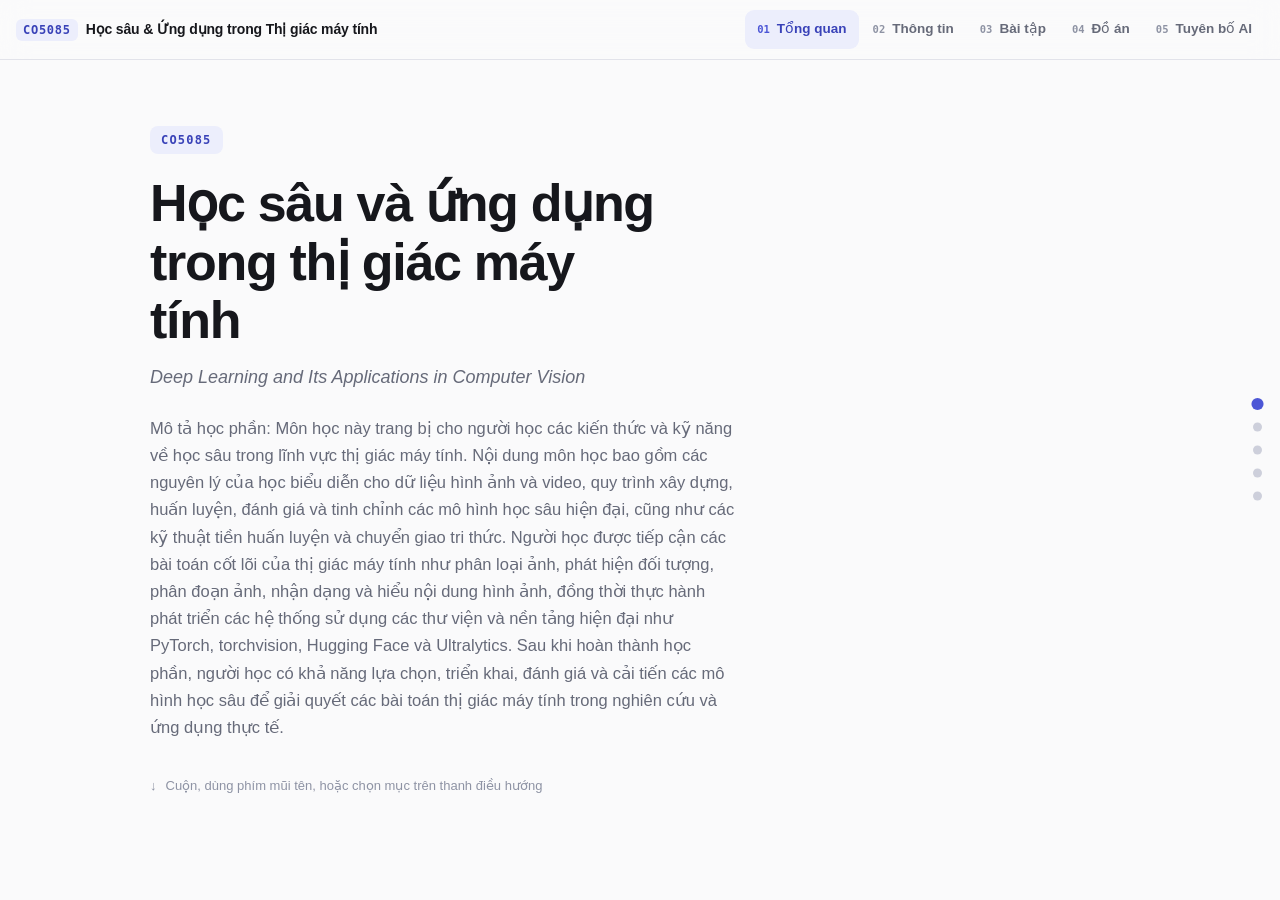
<file: index.html>
<!DOCTYPE html>
<html lang="vi">
<head>
<meta charset="utf-8">
<meta name="viewport" content="width=device-width, initial-scale=1">
<title>CO5085 — Học sâu & Thị giác máy tính</title>
<meta name="description" content="CO5085 — Học sâu và ứng dụng trong thị giác máy tính. Tổng quan môn học, thông tin, bài tập, đồ án và tuyên bố sử dụng AI.">
<link rel="icon" href="data:image/svg+xml,<svg xmlns='http://www.w3.org/2000/svg' viewBox='0 0 100 100'><text y='.9em' font-size='90'>🧠</text></svg>">
<link rel="stylesheet" href="assets/site.css">
</head>
<body>

<!-- ===== Điều hướng nhanh ===== -->
<header class="topbar">
  <a class="brand" href="#tong-quan">
    <span class="code">CO5085</span>
    <span class="brand-text">Học sâu &amp; Ứng dụng trong Thị giác máy tính</span>
  </a>
  <nav class="quicknav" aria-label="Điều hướng nhanh">
    <a href="#tong-quan"><span class="num">01</span><span class="label">Tổng quan</span></a>
    <a href="#thong-tin"><span class="num">02</span><span class="label">Thông tin</span></a>
    <a href="#bai-tap"><span class="num">03</span><span class="label">Bài tập</span></a>
    <a href="#do-an"><span class="num">04</span><span class="label">Đồ án</span></a>
    <a href="#tuyen-bo-ai"><span class="num">05</span><span class="label">Tuyên bố AI</span></a>
  </nav>
</header>
<div class="progress" aria-hidden="true"></div>
<div class="dots" role="group" aria-label="Chuyển trang"></div>

<main class="scroller">

  <!-- ===== 01 · Tổng quan ===== -->
  <section class="page hero" id="tong-quan" data-title="Tổng quan" aria-labelledby="h-tong-quan">
    <div class="inner">
      <div class="reveal">
        <span class="hero-code">CO5085</span>
      </div>
      <h1 id="h-tong-quan" class="reveal">Học sâu và ứng dụng trong thị giác máy tính</h1>
      <p class="hero-en reveal">Deep Learning and Its Applications in Computer Vision</p>
      <p class="hero-intro reveal">
        Mô tả học phần:
        Môn học này trang bị cho người học các kiến thức và kỹ năng về học sâu trong lĩnh vực thị giác máy tính. Nội dung môn học bao gồm các nguyên lý của học biểu diễn cho dữ liệu hình ảnh và video, quy trình xây dựng, huấn luyện, đánh giá và tinh chỉnh các mô hình học sâu hiện đại, cũng như các kỹ thuật tiền huấn luyện và chuyển giao tri thức. Người học được tiếp cận các bài toán cốt lõi của thị giác máy tính như phân loại ảnh, phát hiện đối tượng, phân đoạn ảnh, nhận dạng và hiểu nội dung hình ảnh, đồng thời thực hành phát triển các hệ thống sử dụng các thư viện và nền tảng hiện đại như PyTorch, torchvision, Hugging Face và Ultralytics. Sau khi hoàn thành học phần, người học có khả năng lựa chọn, triển khai, đánh giá và cải tiến các mô hình học sâu để giải quyết các bài toán thị giác máy tính trong nghiên cứu và ứng dụng thực tế.
      </p>
      <!-- <div class="hero-meta reveal">
        <span class="chip">Giảng viên · <strong>TS. Lê Thành Sách</strong></span>
        <span class="chip">Sinh viên · <strong>Tiêu Trí Kiệt</strong></span>
        <span class="chip">MSSV · <strong>2570436</strong></span>
        <span class="chip"><strong>PyTorch</strong></span>
      </div> -->
      <p class="scroll-hint reveal">
        <span class="arrow" aria-hidden="true">↓</span>
        Cuộn, dùng phím mũi tên, hoặc chọn mục trên thanh điều hướng
      </p>
    </div>
  </section>

  <!-- ===== 02 · Thông tin ===== -->
  <section class="page" id="thong-tin" data-title="Thông tin" aria-labelledby="h-thong-tin">
    <div class="inner">
      <div class="page-head reveal">
        <span class="page-num">02 — THÔNG TIN</span>
        <h2 id="h-thong-tin">Giảng viên &amp; sinh viên</h2>
        <p class="page-sub">Thông tin phụ trách giảng dạy và thông tin cá nhân của sinh viên thực hiện.</p>
      </div>

      <div class="people reveal">
        <article class="person">
          <p class="role">Giảng viên 1</p>
          <div class="person-id">
            <div class="avatar" aria-hidden="true">LS</div>
            <div>
              <h3>TS. Lê Thành Sách</h3>
              <p class="person-sub">Giảng viên môn học</p>
            </div>
          </div>
          <dl>
            <dt>Môn học</dt><dd>CO5085</dd>
            <dt>Tên môn</dt><dd>Học sâu và ứng dụng trong thị giác máy tính</dd>
          </dl>
        </article>

        <article class="person">
          <p class="role">Giảng viên 2</p>
          <div class="person-id">
            <div class="avatar" aria-hidden="true">NM</div>
            <div>
              <h3>TS. Nguyễn Quốc Minh</h3>
              <p class="person-sub">Giảng viên môn học</p>
            </div>
          </div>
          <dl>
            <dt>Môn học</dt><dd>CO5085</dd>
            <dt>Tên môn</dt><dd>Học sâu và ứng dụng trong thị giác máy tính</dd>
          </dl>
        </article>

        <article class="person">
          <p class="role">Học viên</p>
          <div class="person-id">
            <div class="avatar" aria-hidden="true">TK</div>
            <div>
              <h3>Tiêu Trí Kiệt</h3>
              <!-- <p class="person-sub">MSHV 2570436</p> -->
            </div>
          </div>
          <dl>
            <dt>MSHV</dt><dd class="mono">2570436</dd>
            <dt>Mã nguồn</dt>
            <dd><a href="https://github.com/tieutrikiet/co5085_tieutrikiet_dl_cv">github.com/tieutrikiet</a></dd>
          </dl>
        </article>
      </div>
    </div>
  </section>

  <!-- ===== 03 · Bài tập ===== -->
  <section class="page" id="bai-tap" data-title="Bài tập" aria-labelledby="h-bai-tap">
    <div class="inner">
      <div class="page-head reveal">
        <span class="page-num">03 — BÀI TẬP</span>
        <h2 id="h-bai-tap">Ba bài tập trên tập ảnh nhỏ</h2>
        <p class="page-sub">
          Nhấn vào để xem chi tiết.
        </p>
      </div>

      <div class="cards three reveal">
        <a class="card" href="pages/e1.html">
          <div class="card-top">
            <span class="tag">E1</span>
            <span class="status done"><span class="dot"></span>Đã hoàn thành</span>
          </div>
          <h3>Phân loại ảnh: softmax, MLP, CNN</h3>
          <p>Xây dựng và so sánh ba bộ phân loại trên tập ảnh nhỏ: softmax trên vector flatten, MLP trên vector flatten, và CNN.</p>
          <p><b>Hạn nộp: 02/11/2026, 23:59 GMT+7.</b></p>
          <div class="pills"><span class="pill">Softmax</span><span class="pill">MLP</span><span class="pill">CNN</span></div>
          <span class="card-go">Xem chi tiết <span class="chev" aria-hidden="true">→</span></span>
        </a>

        <a class="card" href="pages/e2.html">
          <div class="card-top">
            <span class="tag">E2</span>
            <span class="status done"><span class="dot"></span>Đã hoàn thành</span>
          </div>
          <h3>Transformer: MSA và tokenization</h3>
          <p>Hiện thực Multi-Head Self-Attention (MSA) từ đầu và bằng module PyTorch; thử nhiều cách lấy token; phân loại trên cùng tập ảnh đã dùng ở E1.</p>
          <p><b>Hạn nộp: 02/11/2026, 23:59 GMT+7.</b></p>
          <div class="pills"><span class="pill">MSA</span><span class="pill">Tokenization</span><span class="pill">ViT</span></div>
          <span class="card-go">Xem chi tiết <span class="chev" aria-hidden="true">→</span></span>
        </a>

        <a class="card" href="pages/e3.html">
          <div class="card-top">
            <span class="tag">E3</span>
            <span class="status done"><span class="dot"></span>Đã hoàn thành</span>
          </div>
          <h3>LSTM / GRU trên chuỗi ảnh</h3>
          <p>Mô hình hóa ảnh như dữ liệu chuỗi bằng LSTM và GRU; so sánh với baseline không hồi quy (MLP/CNN) đã có từ E1..</p>
          <p><b>Hạn nộp: 09/11/2026, 23:59 GMT+7.</b></p>
          <div class="pills"><span class="pill">LSTM</span><span class="pill">GRU</span><span class="pill">RNN</span></div>
          <span class="card-go">Xem chi tiết <span class="chev" aria-hidden="true">→</span></span>
        </a>
      </div>
    </div>
  </section>

  <!-- ===== 04 · Đồ án ===== -->
  <section class="page" id="do-an" data-title="Đồ án" aria-labelledby="h-do-an">
    <div class="inner">
      <div class="page-head reveal">
        <span class="page-num">04 — ĐỒ ÁN</span>
        <h2 id="h-do-an">Hai đồ án tự chọn</h2>
        <p class="page-sub">
          Nhấn vào để xem chi tiết.
        </p>
      </div>

      <div class="cards two reveal">
        <a class="card" href="pages/a1.html">
          <div class="card-top">
            <span class="tag">A1</span>
            <span class="status done"><span class="dot"></span>Đã hoàn thành</span>
          </div>
          <h3>So sánh CNN và Transformer</h3>
          <p>Trên một tập dữ liệu ảnh lớn do nhóm tự chọn, với nhiều chế độ huấn luyện: from-scratch vs pretrained; đóng băng backbone, đóng băng một phần, hoặc fine-tune toàn bộ.</p>
          <p><b>A1.1 — Dataset + protocol (26/10/2026)</b></p>
          <p><b>A1.2 — So sánh cuối (09/11/2026)</b></p>
          <div class="pills"><span class="pill">CNN</span><span class="pill">Transformer</span><span class="pill">From-scratch</span><span class="pill">Pretrained</span><span class="pill">Fine-tune</span><span class="pill">Comparison</span></div>
          <span class="card-go">Xem chi tiết <span class="chev" aria-hidden="true">→</span></span>
        </a>

        <a class="card" href="pages/a2.html">
          <div class="card-top">
            <span class="tag">A2</span>
            <span class="status"><span class="dot"></span>Đang thực hiện</span>
          </div>
          <h3>Chủ đề tự chọn &amp; phân tích bài báo</h3>
          <p>Chọn một chủ đề (phát hiện đối tượng, phân vùng ảnh, …), xây dựng pipeline hoạt động được và phân tích một bài báo liên quan về phương pháp, thực nghiệm và hạn chế.</p>
          <p><b>A2.1 — Chủ đề + paper + dữ liệu (02/11/2026)</b></p>
          <p><b>A2.2 — Cài đặt + bài viết paper (16/11/2026)</b></p>
          <div class="pills"><span class="pill">Pipeline</span><span class="pill">Segmentation</span><span class="pill">Detection</span><span class="pill">Paper Analysis</span><span class="pill">Augmentation</span></div>
          <span class="card-go">Xem chi tiết <span class="chev" aria-hidden="true">→</span></span>
        </a>
      </div>
    </div>
  </section>

  <!-- ===== 05 · Tuyên bố sử dụng AI ===== -->
  <section class="page" id="tuyen-bo-ai" data-title="Tuyên bố AI" aria-labelledby="h-tuyen-bo-ai">
    <div class="inner">
      <div class="page-head reveal">
        <span class="page-num">05 — LIÊM CHÍNH HỌC THUẬT</span>
        <h2 id="h-tuyen-bo-ai">Tuyên bố sử dụng AI</h2>
        <p class="page-sub">Cách các công cụ AI/LLM được sử dụng trong quá trình học tập và thực hiện môn học này.</p>
      </div>

      <div class="panel reveal" tabindex="0" role="region" aria-label="Nội dung tuyên bố sử dụng AI">
        <p>
          Tôi có sử dụng các công cụ trí tuệ nhân tạo tạo sinh và mô hình ngôn ngữ lớn
          (AI/LLM), bao gồm ChatGPT/Codex và Claude (Anthropic), như công cụ hỗ trợ trong
          quá trình học tập và thực hiện các bài tập, đồ án của môn học.
        </p>

        <h4>AI được sử dụng cho các công việc sau</h4>
        <ul>
          <li>Hỗ trợ dịch các paper, bài viết và tài liệu kỹ thuật từ tiếng Anh sang tiếng Việt.</li>
          <li>Hỗ trợ tóm tắt, diễn giải và tổ chức lại nội dung, kèm trích dẫn nguyên văn và vị trí trang, nhằm giúp tài liệu dễ hiểu hơn.</li>
          <li>Hỗ trợ giải thích các khái niệm kỹ thuật, thuật ngữ và mối liên hệ giữa các phương pháp, kiến trúc mô hình được nghiên cứu.</li>
          <li>Hỗ trợ tổng hợp, so sánh và soạn bản nháp phân tích phê phán về phương pháp, giả định, kết quả thực nghiệm và hạn chế của các nguồn được nghiên cứu.</li>
          <li>Hỗ trợ tìm kiếm, kiểm tra và cập nhật thông tin từ tài liệu chính thức và các nguồn web; xác định section, số trang, bảng biểu và đoạn trích liên quan.</li>
          <li>Hỗ trợ xây dựng dàn ý, trả lời các câu hỏi nghiên cứu, biên tập ngôn ngữ, định dạng báo cáo dưới dạng Markdown và vẽ sơ đồ minh họa.</li>
          <li>Hỗ trợ phần cài đặt và thực nghiệm: viết và chỉnh sửa mã nguồn minh họa, đọc log để chẩn đoán lỗi và giải thích các lỗi phát sinh khi chạy thử. Tôi trực tiếp chạy, kiểm chứng và ghi lại kết quả trên máy của mình.</li>
          <li>Đóng vai người phản biện nội bộ để rà soát tính nhất quán của lập luận và các câu tóm tắt do tôi viết.</li>
          <li>Hỗ trợ thảo luận, hỏi–đáp và phát triển cách trình bày nội dung trong suốt quá trình làm việc.</li>
        </ul>

        <h4>Giới hạn vai trò của AI</h4>
        <p>
          AI được sử dụng với vai trò hỗ trợ, <strong>không</strong> được xem là tác giả,
          nguồn học thuật hoặc bên chịu trách nhiệm về nội dung. AI không tạo ra bất kỳ
          số liệu thực nghiệm nào và không thay thế việc đọc toàn văn các nguồn gốc.
        </p>

        <h4>Trách nhiệm cuối cùng thuộc về tôi, bao gồm</h4>
        <ul>
          <li>Đọc và đối chiếu nội dung với các paper và nguồn gốc.</li>
          <li>Kiểm tra tính chính xác của bản dịch, số liệu, trích dẫn và vị trí tham chiếu.</li>
          <li>Phân biệt rõ nội dung của tác giả với phần diễn giải hoặc suy luận tổng hợp do AI hỗ trợ tạo ra.</li>
          <li>Đánh giá lại các kết luận, tự chọn lập trường khi AI đưa ra nhiều cách trả lời cho cùng một câu hỏi, và sửa những thông tin thiếu chính xác hoặc không còn cập nhật.</li>
          <li>Tuân thủ các yêu cầu về trích dẫn, bản quyền, bảo mật và liêm chính học thuật.</li>
          <li>Chịu trách nhiệm về các lập luận, lựa chọn nội dung và sản phẩm cuối cùng.</li>
        </ul>

        <p>
          Mọi nội dung do AI đề xuất đều đã hoặc cần được con người xem xét trước khi đưa
          vào báo cáo và sản phẩm nộp. Tôi không coi đầu ra của AI là bằng chứng độc lập và
          chỉ sử dụng các paper, tài liệu kỹ thuật và nguồn chính thức làm căn cứ trích dẫn.
          Tôi sẵn sàng cung cấp lịch sử trao đổi với AI nếu giảng viên yêu cầu.
        </p>
      </div>

      <div class="page-foot reveal">
        <span>CO5085 · Tiêu Trí Kiệt · 2570436</span>
        <a href="https://github.com/tieutrikiet/co5085_tieutrikiet_dl_cv">Kho mã nguồn trên GitHub →</a>
      </div>
    </div>
  </section>

</main>

<script src="assets/site.js"></script>
</body>
</html>
</file>
<file: assets/site.css>
/* ============================================================
   CO5085 — shared styles (index + detail pages)
   ============================================================ */

:root {
  --nav-h: 60px;

  --bg: #fafafb;
  --bg-alt: #f2f3f7;
  --surface: #ffffff;
  --border: #e2e3ea;
  --border-strong: #cdcfdb;
  --text: #16171c;
  --muted: #666a79;
  --faint: #8e93a4;
  --accent: #4c56d6;
  --accent-ink: #3942b8;
  --accent-soft: #eceefc;
  --ok: #2b8a4e;
  --shadow-sm: 0 1px 2px rgba(18,19,28,.06);
  --shadow: 0 2px 4px rgba(18,19,28,.05), 0 12px 28px rgba(18,19,28,.07);
  --radius: 16px;
}

@media (prefers-color-scheme: dark) {
  :root:not([data-theme="light"]) {
    --bg: #0d0e12;
    --bg-alt: #131419;
    --surface: #17191f;
    --border: #272a33;
    --border-strong: #3a3e4a;
    --text: #edeef2;
    --muted: #9ba0b0;
    --faint: #757a8a;
    --accent: #8f9bff;
    --accent-ink: #aab3ff;
    --accent-soft: #1b1f33;
    --ok: #5fcf85;
    --shadow-sm: 0 1px 2px rgba(0,0,0,.4);
    --shadow: 0 2px 4px rgba(0,0,0,.3), 0 12px 28px rgba(0,0,0,.35);
  }
}
:root[data-theme="dark"] {
  --bg: #0d0e12;
  --bg-alt: #131419;
  --surface: #17191f;
  --border: #272a33;
  --border-strong: #3a3e4a;
  --text: #edeef2;
  --muted: #9ba0b0;
  --faint: #757a8a;
  --accent: #8f9bff;
  --accent-ink: #aab3ff;
  --accent-soft: #1b1f33;
  --ok: #5fcf85;
  --shadow-sm: 0 1px 2px rgba(0,0,0,.4);
  --shadow: 0 2px 4px rgba(0,0,0,.3), 0 12px 28px rgba(0,0,0,.35);
}

* { box-sizing: border-box; }
html { -webkit-text-size-adjust: 100%; }

body {
  margin: 0;
  background: var(--bg);
  color: var(--text);
  font: 16px/1.65 ui-sans-serif, -apple-system, BlinkMacSystemFont, "Segoe UI",
        Inter, "Helvetica Neue", Arial, sans-serif;
  -webkit-font-smoothing: antialiased;
}

a { color: var(--accent); }
code, .mono {
  font-family: ui-monospace, SFMono-Regular, "SF Mono", Menlo, Consolas, monospace;
}

/* ---------- Quick navigation (fixed top bar) ---------- */

.topbar {
  position: fixed;
  inset: 0 0 auto 0;
  height: var(--nav-h);
  z-index: 50;
  display: flex;
  align-items: center;
  gap: 16px;
  padding: 0 16px;
  background: color-mix(in srgb, var(--bg) 82%, transparent);
  backdrop-filter: saturate(1.6) blur(14px);
  -webkit-backdrop-filter: saturate(1.6) blur(14px);
  border-bottom: 1px solid var(--border);
}

.brand {
  display: flex; align-items: baseline; gap: 8px;
  text-decoration: none; color: var(--text);
  font-weight: 650; letter-spacing: -.01em; white-space: nowrap;
}
.brand .code {
  font: 600 12px/1 ui-monospace, SFMono-Regular, Menlo, monospace;
  letter-spacing: .06em;
  background: var(--accent-soft); color: var(--accent-ink);
  padding: 5px 7px; border-radius: 6px;
}
.brand .brand-text { font-size: 14px; }
@media (max-width: 700px) { .brand .brand-text { display: none; } }

.quicknav {
  display: flex; align-items: center; gap: 2px;
  margin-left: auto;
  overflow-x: auto;
  scrollbar-width: none;
  -ms-overflow-style: none;
}
.quicknav::-webkit-scrollbar { display: none; }

.quicknav a {
  position: relative;
  display: inline-flex; align-items: center; gap: 7px;
  padding: 8px 12px;
  border-radius: 9px;
  font-size: 13.5px; font-weight: 550;
  color: var(--muted); text-decoration: none;
  white-space: nowrap;
  transition: color .16s ease, background-color .16s ease;
}
.quicknav a .num {
  font: 600 10.5px/1 ui-monospace, SFMono-Regular, Menlo, monospace;
  color: var(--faint);
  transition: color .16s ease;
}
.quicknav a:hover { color: var(--text); background: var(--bg-alt); }
.quicknav a[aria-current="true"] { color: var(--accent-ink); background: var(--accent-soft); }
.quicknav a[aria-current="true"] .num { color: var(--accent); }
.quicknav a:focus-visible { outline: 2px solid var(--accent); outline-offset: 2px; }

@media (max-width: 560px) {
  .quicknav a { padding: 8px 9px; font-size: 12.5px; }
  .quicknav a .label { display: none; }
  .quicknav a .num { font-size: 12px; color: inherit; }
}

/* Thin scroll-progress line under the bar */
.progress {
  position: fixed; top: var(--nav-h); left: 0; z-index: 51;
  height: 2px; width: 0;
  background: linear-gradient(90deg, var(--accent), color-mix(in srgb, var(--accent) 45%, transparent));
  transition: width .12s linear;
}

/* ---------- Snap scroller ---------- */

.scroller {
  height: 100svh;
  overflow-y: auto;
  scroll-snap-type: y mandatory;
  scroll-behavior: smooth;
  overscroll-behavior-y: none;
}

.page {
  min-height: 100svh;
  scroll-snap-align: start;
  scroll-snap-stop: always;
  display: flex;
  flex-direction: column;
  justify-content: center;
  padding: calc(var(--nav-h) + 32px) 16px 56px;
}
.page:nth-child(even) { background: var(--bg-alt); }

.inner { width: 100%; max-width: 980px; margin: 0 auto; }

/* Section heading block */
.page-head { margin-bottom: 28px; }
.page-num {
  display: inline-block;
  font: 600 11px/1 ui-monospace, SFMono-Regular, Menlo, monospace;
  letter-spacing: .14em;
  color: var(--accent); margin-bottom: 12px;
}
.page h2 {
  margin: 0 0 10px;
  font-size: clamp(26px, 4.6vw, 36px);
  line-height: 1.2; letter-spacing: -.02em; font-weight: 680;
}
.page-sub { margin: 0; color: var(--muted); max-width: 62ch; font-size: 16px; }

/* Entrance animation, driven by .is-visible from site.js */
.reveal {
  opacity: 0;
  transform: translateY(18px);
  transition: opacity .6s cubic-bezier(.22,.61,.36,1),
              transform .6s cubic-bezier(.22,.61,.36,1);
}
.page.is-visible .reveal { opacity: 1; transform: none; }
.page.is-visible .reveal:nth-child(2) { transition-delay: .07s; }
.page.is-visible .reveal:nth-child(3) { transition-delay: .14s; }
.page.is-visible .reveal:nth-child(4) { transition-delay: .21s; }

/* ---------- Pagination dots ---------- */

.dots {
  position: fixed;
  right: 18px; top: 50%; transform: translateY(-50%);
  z-index: 40;
  display: flex; flex-direction: column; gap: 14px;
}
.dots button {
  --d: 9px;
  width: var(--d); height: var(--d);
  padding: 0; border: 0; border-radius: 50%;
  background: var(--border-strong);
  cursor: pointer;
  position: relative;
  transition: background-color .2s ease, transform .2s ease;
}
.dots button:hover { background: var(--muted); transform: scale(1.25); }
.dots button[aria-current="true"] {
  background: var(--accent);
  transform: scale(1.35);
}
.dots button:focus-visible { outline: 2px solid var(--accent); outline-offset: 3px; }
.dots button .tip {
  position: absolute; right: calc(100% + 10px); top: 50%;
  transform: translateY(-50%) translateX(4px);
  padding: 4px 8px; border-radius: 6px;
  background: var(--surface); border: 1px solid var(--border);
  box-shadow: var(--shadow-sm);
  font-size: 12px; font-weight: 550; color: var(--text);
  white-space: nowrap; pointer-events: none;
  opacity: 0; transition: opacity .16s ease, transform .16s ease;
}
.dots button:hover .tip { opacity: 1; transform: translateY(-50%); }
@media (max-width: 860px) { .dots { display: none; } }

/* ---------- Page 1: hero ---------- */

.hero-code {
  display: inline-block;
  font: 600 12px/1 ui-monospace, SFMono-Regular, Menlo, monospace;
  letter-spacing: .1em;
  background: var(--accent-soft); color: var(--accent-ink);
  padding: 8px 11px; border-radius: 8px; margin-bottom: 20px;
}
.hero h1 {
  margin: 0 0 14px;
  font-size: clamp(30px, 6.2vw, 52px);
  line-height: 1.12; letter-spacing: -.025em; font-weight: 700;
  max-width: 18ch;
}
.hero .hero-en {
  margin: 0 0 22px;
  font-size: clamp(15px, 2.2vw, 18px);
  color: var(--muted); font-weight: 500; font-style: italic;
  max-width: 48ch;
}
.hero .hero-intro { margin: 0; max-width: 64ch; color: var(--muted); font-size: 16.5px; }

.hero-meta {
  display: flex; flex-wrap: wrap; gap: 10px;
  margin-top: 28px; padding-top: 22px;
  border-top: 1px solid var(--border);
}
.chip {
  display: inline-flex; align-items: center; gap: 7px;
  padding: 7px 12px; border-radius: 999px;
  border: 1px solid var(--border); background: var(--surface);
  font-size: 13px; color: var(--muted); box-shadow: var(--shadow-sm);
}
.chip strong { color: var(--text); font-weight: 600; }

.scroll-hint {
  margin-top: 34px;
  display: inline-flex; align-items: center; gap: 9px;
  font-size: 13px; color: var(--faint);
}
.scroll-hint .arrow { animation: bob 1.9s ease-in-out infinite; }
@keyframes bob { 0%,100% { transform: translateY(0); } 50% { transform: translateY(4px); } }

/* ---------- Page 2: people ---------- */

.people { display: grid; gap: 14px; }
@media (min-width: 720px) { .people { grid-template-columns: 1fr 1fr; } }

.person {
  background: var(--surface);
  border: 1px solid var(--border);
  border-radius: var(--radius);
  padding: 24px;
  box-shadow: var(--shadow);
}
.person .role {
  font-size: 11px; font-weight: 650; letter-spacing: .1em;
  text-transform: uppercase; color: var(--accent); margin: 0 0 16px;
}
.person-id { display: flex; align-items: center; gap: 14px; }
.avatar {
  flex: none;
  width: 52px; height: 52px; border-radius: 14px;
  display: grid; place-items: center;
  background: var(--accent-soft); color: var(--accent-ink);
  font-weight: 680; font-size: 17px; letter-spacing: .02em;
}
.person h3 { margin: 0 0 3px; font-size: 19px; font-weight: 650; letter-spacing: -.012em; }
.person .person-sub { margin: 0; font-size: 14px; color: var(--muted); }

.person dl {
  margin: 20px 0 0; padding-top: 16px;
  border-top: 1px solid var(--border);
  display: grid; grid-template-columns: auto 1fr; gap: 9px 18px;
  font-size: 14px;
}
.person dt { color: var(--faint); }
.person dd { margin: 0; color: var(--text); font-weight: 520; }

/* ---------- Pages 3 & 4: work cards ---------- */

.cards { display: grid; gap: 14px; }
@media (min-width: 760px) { .cards.three { grid-template-columns: repeat(3, 1fr); } }
@media (min-width: 720px) { .cards.two { grid-template-columns: repeat(2, 1fr); } }

.card {
  display: flex; flex-direction: column; gap: 12px;
  background: var(--surface);
  border: 1px solid var(--border);
  border-radius: var(--radius);
  padding: 22px;
  box-shadow: var(--shadow);
  text-decoration: none; color: inherit;
  transition: border-color .18s ease, transform .18s ease, box-shadow .18s ease;
}
a.card:hover {
  border-color: var(--accent);
  transform: translateY(-3px);
  box-shadow: 0 4px 8px rgba(18,19,28,.06), 0 18px 36px rgba(18,19,28,.1);
}
a.card:focus-visible { outline: 2px solid var(--accent); outline-offset: 3px; }

.card-top { display: flex; align-items: center; justify-content: space-between; gap: 10px; }
.tag {
  font: 650 12px/1 ui-monospace, SFMono-Regular, Menlo, monospace;
  letter-spacing: .05em;
  background: var(--accent-soft); color: var(--accent-ink);
  padding: 6px 9px; border-radius: 7px;
}
.status {
  display: inline-flex; align-items: center; gap: 6px;
  font-size: 11px; font-weight: 600; letter-spacing: .05em;
  text-transform: uppercase; color: var(--faint);
}
.status .dot { width: 7px; height: 7px; border-radius: 50%; background: currentColor; }
.status.done { color: var(--ok); }

.card h3 { margin: 0; font-size: 17.5px; font-weight: 650; letter-spacing: -.012em; }
.card p { margin: 0; font-size: 14.5px; color: var(--muted); flex: 1; }

.pills { display: flex; flex-wrap: wrap; gap: 6px; }
.pill {
  font-size: 11.5px; font-weight: 550;
  padding: 4px 9px; border-radius: 999px;
  background: var(--bg-alt); color: var(--muted);
  border: 1px solid var(--border);
}

.card-go {
  display: inline-flex; align-items: center; gap: 6px;
  font-size: 13px; font-weight: 600; color: var(--accent);
  padding-top: 12px; border-top: 1px solid var(--border);
}
a.card:hover .card-go .chev { transform: translateX(3px); }
.card-go .chev { transition: transform .18s ease; }

/* ---------- Page 5: AI statement ---------- */

.panel {
  background: var(--surface);
  border: 1px solid var(--border);
  border-radius: var(--radius);
  box-shadow: var(--shadow);
  padding: 26px;
  max-height: min(52svh, 460px);
  overflow-y: auto;
  overscroll-behavior: contain;
}
.panel p { margin: 0 0 14px; font-size: 15px; color: var(--muted); }
.panel p:last-child { margin-bottom: 0; }
.panel h4 {
  margin: 22px 0 10px; font-size: 13px; font-weight: 650;
  letter-spacing: .04em; color: var(--text);
}
.panel h4:first-child { margin-top: 0; }
.panel ul { margin: 0 0 14px; padding-left: 20px; }
.panel li { font-size: 14.5px; color: var(--muted); margin-bottom: 7px; }
.panel strong { color: var(--text); font-weight: 600; }

/* ---------- Footer inside last page ---------- */

.page-foot {
  margin-top: 22px; padding-top: 18px;
  border-top: 1px solid var(--border);
  font-size: 13.5px; color: var(--faint);
  display: flex; flex-wrap: wrap; gap: 8px 18px; align-items: center;
}

/* ---------- Detail pages ---------- */

.detail { padding: calc(var(--nav-h) + 48px) 16px 80px; }
.detail .inner { max-width: 780px; }

.backlink {
  display: inline-flex; align-items: center; gap: 7px;
  font-size: 13.5px; font-weight: 600; color: var(--muted);
  text-decoration: none; margin-bottom: 26px;
}
.backlink:hover { color: var(--accent); }
.backlink .chev { transition: transform .18s ease; }
.backlink:hover .chev { transform: translateX(-3px); }

.detail h1 {
  margin: 12px 0 12px;
  font-size: clamp(27px, 5vw, 38px);
  line-height: 1.18; letter-spacing: -.022em; font-weight: 690;
}
.detail .lede { margin: 0 0 28px; font-size: 17px; color: var(--muted); max-width: 62ch; }

.detail section { margin-top: 34px; }
.detail h2 {
  margin: 0 0 14px; font-size: 13px; font-weight: 650;
  letter-spacing: .08em; text-transform: uppercase; color: var(--muted);
}
.detail h3 { margin: 0 0 8px; font-size: 16.5px; font-weight: 640; }
.detail p { color: var(--muted); }

.box {
  background: var(--surface);
  border: 1px solid var(--border);
  border-radius: var(--radius);
  padding: 22px;
  box-shadow: var(--shadow-sm);
}
.box + .box { margin-top: 12px; }
.box p:last-child { margin-bottom: 0; }

.steps { margin: 0; padding: 0; list-style: none; display: grid; gap: 12px; }
.steps li {
  display: flex; gap: 14px; align-items: flex-start;
  background: var(--surface);
  border: 1px solid var(--border);
  border-radius: 12px; padding: 16px 18px;
  box-shadow: var(--shadow-sm);
}
.steps .n {
  flex: none; width: 26px; height: 26px; border-radius: 8px;
  display: grid; place-items: center;
  background: var(--accent-soft); color: var(--accent-ink);
  font: 650 12px/1 ui-monospace, SFMono-Regular, Menlo, monospace;
}
.steps p { margin: 4px 0 0; font-size: 14.5px; }
.steps strong { color: var(--text); }
.steps li.done { position: relative; padding-top: 40px; }
.done-badge {
  position: absolute; top: 12px; right: 14px;
  display: inline-flex; align-items: center; gap: 5px;
  font-size: 12.5px; font-weight: 600; color: var(--ok);
}
.done-badge svg {
  width: 18px; height: 18px; padding: 3px; border-radius: 50%;
  background: var(--ok); fill: none; stroke: var(--surface);
  stroke-width: 3; stroke-linecap: round; stroke-linejoin: round;
}
@media (min-width: 560px) { .steps li.done { padding-top: 16px; padding-right: 190px; } }

.note {
  border-left: 3px solid var(--accent);
  background: var(--accent-soft);
  border-radius: 0 12px 12px 0;
  padding: 16px 18px;
  font-size: 14.5px; color: var(--muted);
}
.note strong { color: var(--text); }

/* ---------- Collapsible section ---------- */

.collapsible {
  background: var(--surface);
  border: 1px solid var(--border);
  border-radius: var(--radius);
  box-shadow: var(--shadow-sm);
}
.hero-meta + .collapsible { margin-top: 26px; }
.collapsible > summary {
  display: flex; align-items: center; justify-content: space-between; gap: 12px;
  padding: 18px 22px; cursor: pointer; list-style: none;
  font-size: 13px; font-weight: 650; letter-spacing: .08em;
  text-transform: uppercase; color: var(--muted);
}
.collapsible > summary::-webkit-details-marker { display: none; }
.collapsible > summary::after {
  content: ""; width: 9px; height: 9px; flex: none;
  border-right: 2px solid currentColor; border-bottom: 2px solid currentColor;
  transform: rotate(45deg) translateY(-3px); transition: transform .18s ease;
}
.collapsible[open] > summary::after { transform: rotate(-135deg) translateY(-3px); }
.collapsible > summary:hover { color: var(--accent); }
.collapsible > summary:focus-visible { outline: 2px solid var(--accent); outline-offset: 2px; border-radius: var(--radius); }
.collapsible-body { padding: 0 22px 24px; border-top: 1px solid var(--border); }
.collapsible-body > section:first-child { margin-top: 22px; }
.collapsible-body h2 { font-size: 12px; }

/* ---------- Report content ---------- */

.report h3 { margin: 30px 0 10px; font-size: 18px; }
.report h4 { margin: 26px 0 10px; font-size: 16px; font-weight: 650; color: var(--text); }
.report h5 { margin: 18px 0 6px; font-size: 14.5px; font-weight: 640; color: var(--text); }
.report > h3:first-child { margin-top: 0; }
.report p, .report li { color: var(--muted); font-size: 15px; }
.report li { margin: 4px 0; }
.report li strong, .report p strong { color: var(--text); }
.report ul { padding-left: 22px; }
.report pre {
  margin: 12px 0; padding: 14px 16px; overflow-x: auto;
  background: var(--bg-alt); border: 1px solid var(--border); border-radius: 10px;
  font-size: 12.5px; line-height: 1.55;
}
.report pre code { background: none; padding: 0; white-space: pre; }
.report pre.scroll { max-height: 260px; }
.report .table-wrap { overflow-x: auto; margin: 12px 0; }
.report table { border-collapse: collapse; font-size: 14.5px; min-width: 320px; }
.report th, .report td { padding: 8px 16px; border-bottom: 1px solid var(--border); text-align: left; }
.report th { color: var(--text); font-weight: 640; }
.report td { color: var(--muted); }
.report td.num { text-align: right; font-variant-numeric: tabular-nums; }
.report figure { margin: 14px 0; }
.report figure img { display: block; max-width: 100%; height: auto; border-radius: 10px; border: 1px solid var(--border); }
.report figcaption { margin-top: 6px; font-size: 13px; color: var(--faint); font-style: italic; }
.report table caption { caption-side: top; text-align: left; padding: 0 0 6px; font-size: 13px; color: var(--faint); font-style: italic; }
.report p.caption { margin-top: 6px; font-size: 13px; color: var(--faint); font-style: italic; }
.report .mermaid { margin: 14px 0; padding: 14px; background: var(--surface); border: 1px solid var(--border); border-radius: 12px; text-align: center; overflow-x: auto; }
.report .math { margin: 12px 0; overflow-x: auto; color: var(--text); }

/* ---------- Notebook (.ipynb) rendering ---------- */

.notebook { overflow-wrap: anywhere; }
.notebook .nb-status { margin: 0; color: var(--faint); }
.notebook .nb-md h1 { margin: 30px 0 12px; font-size: 22px; line-height: 1.3; }
.notebook .nb-md h2 { margin: 30px 0 10px; font-size: 18px; letter-spacing: normal; text-transform: none; color: var(--text); }
.notebook .nb-md h3 { margin: 24px 0 8px; font-size: 16px; }
.notebook .nb-md h4 { margin: 20px 0 6px; font-size: 15px; }
.notebook > .nb-md:first-child > :first-child { margin-top: 0; }
.notebook .nb-md img { display: block; max-width: 100%; height: auto; margin: 12px 0; border-radius: 10px; border: 1px solid var(--border); }
.notebook .nb-md ol { padding-left: 22px; }
.notebook .nb-md blockquote { margin: 12px 0; padding: 4px 14px; border-left: 3px solid var(--accent); color: var(--muted); }
.notebook .nb-md hr { border: 0; border-top: 1px solid var(--border); margin: 22px 0; }
.notebook .nb-md :not(pre) > code { padding: 1px 5px; border-radius: 5px; background: var(--bg-alt); font-size: .9em; }
.notebook .nb-code { margin: 16px 0; }
.notebook .nb-input { position: relative; }
.notebook .nb-prompt {
  position: absolute; top: -9px; right: 10px; padding: 0 6px;
  font: 600 11px/18px ui-monospace, SFMono-Regular, Menlo, monospace;
  color: var(--faint); background: var(--surface); border: 1px solid var(--border); border-radius: 6px;
}
.notebook .nb-input pre { margin: 0; max-height: 460px; }
.notebook pre.nb-output {
  margin: 6px 0 0; max-height: 320px; overflow: auto;
  background: transparent; border-style: dashed; color: var(--muted); white-space: pre;
}
.notebook pre.nb-stderr { color: #b4513a; }
.notebook .nb-image { margin: 8px 0 0; }
.notebook .nb-image img, .notebook .nb-image svg { display: block; max-width: 100%; height: auto; border-radius: 10px; border: 1px solid var(--border); background: #fff; }
.notebook .nb-html { margin-top: 8px; }

/* highlight.js tokens, themed with the site palette */
.hljs-keyword, .hljs-built_in, .hljs-literal { color: var(--accent-ink); font-weight: 600; }
.hljs-string { color: #2b8a4e; }
.hljs-number { color: #b0631a; }
.hljs-comment { color: var(--faint); font-style: italic; }
.hljs-title, .hljs-title.function_ { color: #a33fa3; }
.hljs-meta { color: var(--muted); }
@media (prefers-color-scheme: dark) {
  .hljs-string { color: #7fd69b; }
  .hljs-number { color: #f0a868; }
  .hljs-title, .hljs-title.function_ { color: #e19ae1; }
  .notebook pre.nb-stderr { color: #f08e76; }
}

/* ---------- File box + PDF viewer ---------- */

.file-box {
  display: flex; align-items: center; gap: 14px;
  background: var(--surface);
  border: 1px solid var(--border);
  border-radius: var(--radius);
  padding: 16px 18px;
  box-shadow: var(--shadow-sm);
}
.file-icon {
  flex: none; width: 42px; height: 42px; border-radius: 10px;
  display: grid; place-items: center;
  background: var(--accent-soft); color: var(--accent-ink);
  font: 700 11.5px/1 ui-monospace, SFMono-Regular, Menlo, monospace;
}
.file-meta { flex: 1; min-width: 0; display: grid; gap: 3px; }
.file-meta strong { color: var(--text); font-size: 15px; overflow-wrap: anywhere; }
.file-meta span { color: var(--faint); font-size: 13px; }
.file-actions { flex: none; display: flex; gap: 8px; }

.icon-btn {
  width: 38px; height: 38px; border-radius: 10px;
  display: grid; place-items: center;
  background: var(--surface); color: var(--muted);
  border: 1px solid var(--border); cursor: pointer;
  transition: color .15s ease, border-color .15s ease, background .15s ease;
}
.icon-btn:hover { color: var(--accent); border-color: var(--accent); background: var(--accent-soft); }
.icon-btn:focus-visible { outline: 2px solid var(--accent); outline-offset: 2px; }
.icon-btn:disabled,
.icon-btn:disabled:hover {
  cursor: not-allowed; opacity: .45;
  color: var(--faint); border-color: var(--border); background: var(--bg-alt);
}

.file-box.is-pending .file-icon { background: var(--bg-alt); color: var(--faint); }
.file-box.is-pending .file-meta span::before {
  content: ""; display: inline-block; width: 7px; height: 7px; margin-right: 7px;
  border-radius: 50%; background: #c98a1a; vertical-align: 1px;
}

.detail h3.subhead {
  margin: 30px 0 14px; font-size: 12px; font-weight: 650;
  letter-spacing: .08em; text-transform: uppercase; color: var(--faint);
}
.icon-btn svg {
  width: 18px; height: 18px; fill: none; stroke: currentColor;
  stroke-width: 2; stroke-linecap: round; stroke-linejoin: round;
}

.pdf-modal {
  width: min(960px, calc(100vw - 32px)); height: calc(100vh - 48px);
  max-width: none; max-height: none;
  padding: 0; border: 1px solid var(--border); border-radius: var(--radius);
  background: var(--surface); color: var(--text);
  box-shadow: var(--shadow); overflow: hidden;
}
.pdf-modal[open] { display: flex; flex-direction: column; }
.pdf-modal::backdrop { background: rgba(10,11,16,.6); }
.pdf-modal-bar {
  display: flex; align-items: center; gap: 8px;
  padding: 10px 12px 10px 18px; border-bottom: 1px solid var(--border);
}
.pdf-modal-title { flex: 1; min-width: 0; font-size: 14.5px; overflow: hidden; text-overflow: ellipsis; white-space: nowrap; }
.pdf-modal-frame { flex: 1; width: 100%; border: 0; background: var(--bg-alt); }

/* ---------- Motion / accessibility ---------- */

@media (prefers-reduced-motion: reduce) {
  .scroller { scroll-behavior: auto; scroll-snap-type: none; }
  .reveal { opacity: 1; transform: none; transition: none; }
  .scroll-hint .arrow { animation: none; }
  * { transition-duration: .01ms !important; }
}

@media print {
  .topbar, .dots, .progress, .scroll-hint { display: none; }
  .scroller { height: auto; overflow: visible; }
  .page { min-height: 0; page-break-after: always; }
}
</file>
